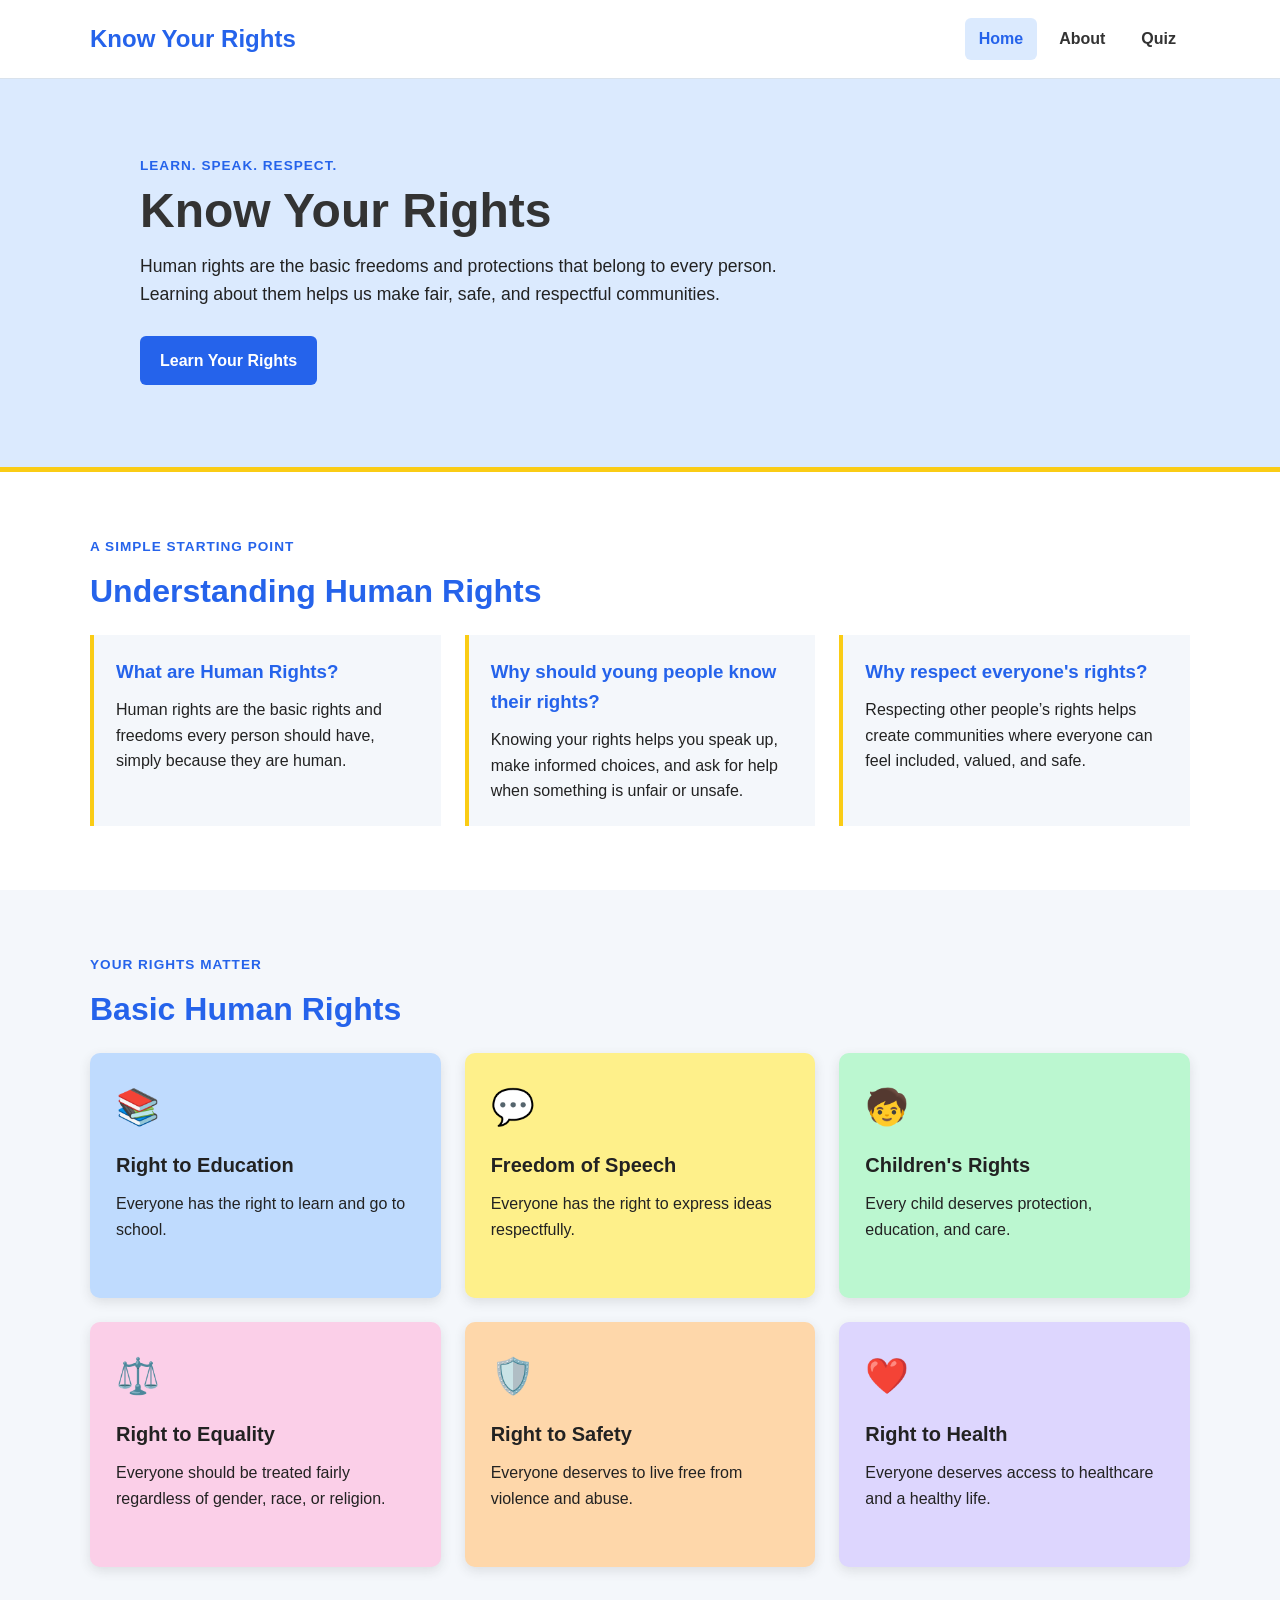
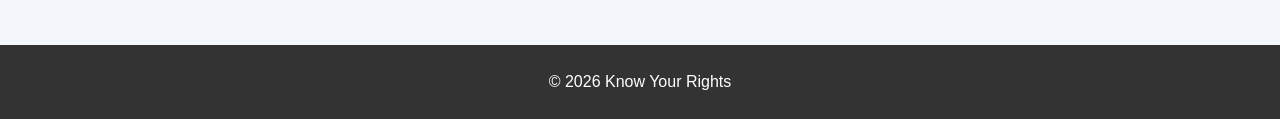
<file: index.html>
<!DOCTYPE html>
<html lang="en">
<head>
	<!-- Basic information about the webpage -->
	<meta charset="UTF-8">
	<meta name="viewport" content="width=device-width, initial-scale=1.0">
	<title>Know Your Rights</title>
	<link rel="stylesheet" href="css/style.css">
</head>
<body>
	<!-- Header contains the website name and main navigation -->
	<header class="site-header">
		<div class="page-width header-content">
			<h1 class="site-title">Know Your Rights</h1>

			<!-- Simple navigation links between the two pages -->
			<nav class="main-nav" aria-label="Main navigation">
				<a class="nav-link active" href="index.html">Home</a>
				<a class="nav-link" href="about.html">About</a>
				<a class="nav-link" href="quiz.html">Quiz</a>
			</nav>
		</div>
	</header>

	<main>
		<!-- Hero section introduces the purpose of the website -->
		<section class="hero" aria-labelledby="hero-title">
			<div class="page-width hero-content">
				<p class="small-heading">Learn. Speak. Respect.</p>
				<h2 id="hero-title">Know Your Rights</h2>
				<p>
					Human rights are the basic freedoms and protections that belong to every person.
					Learning about them helps us make fair, safe, and respectful communities.
				</p>
				<a class="button" href="#rights">Learn Your Rights</a>
			</div>
		</section>

		<!-- Introduction explains why human rights are important -->
		<section class="intro page-width" aria-labelledby="intro-title">
			<p class="small-heading">A simple starting point</p>
			<h2 id="intro-title">Understanding Human Rights</h2>

			<div class="intro-grid">
				<article class="intro-item">
					<h3>What are Human Rights?</h3>
					<p>
						Human rights are the basic rights and freedoms every person should have,
						simply because they are human.
					</p>
				</article>

				<article class="intro-item">
					<h3>Why should young people know their rights?</h3>
					<p>
						Knowing your rights helps you speak up, make informed choices, and ask for
						help when something is unfair or unsafe.
					</p>
				</article>

				<article class="intro-item">
					<h3>Why respect everyone's rights?</h3>
					<p>
						Respecting other people’s rights helps create communities where everyone can
						feel included, valued, and safe.
					</p>
				</article>
			</div>
		</section>

		<!-- Rights dashboard displays the six basic rights cards -->
		<section id="rights" class="rights-section" aria-labelledby="rights-title">
			<div class="page-width">
				<p class="small-heading">Your rights matter</p>
				<h2 id="rights-title">Basic Human Rights</h2>

				<div class="rights-grid">
					<article class="right-card blue-card">
						<div class="card-icon" aria-hidden="true">📚</div>
						<h3>Right to Education</h3>
						<p>Everyone has the right to learn and go to school.</p>
					</article>

					<article class="right-card yellow-card">
						<div class="card-icon" aria-hidden="true">💬</div>
						<h3>Freedom of Speech</h3>
						<p>Everyone has the right to express ideas respectfully.</p>
					</article>

					<article class="right-card green-card">
						<div class="card-icon" aria-hidden="true">🧒</div>
						<h3>Children's Rights</h3>
						<p>Every child deserves protection, education, and care.</p>
					</article>

					<article class="right-card pink-card">
						<div class="card-icon" aria-hidden="true">⚖️</div>
						<h3>Right to Equality</h3>
						<p>Everyone should be treated fairly regardless of gender, race, or religion.</p>
					</article>

					<article class="right-card orange-card">
						<div class="card-icon" aria-hidden="true">🛡️</div>
						<h3>Right to Safety</h3>
						<p>Everyone deserves to live free from violence and abuse.</p>
					</article>

					<article class="right-card purple-card">
						<div class="card-icon" aria-hidden="true">❤️</div>
						<h3>Right to Health</h3>
						<p>Everyone deserves access to healthcare and a healthy life.</p>
					</article>
				</div>
			</div>
		</section>

		
	</main>

	<!-- Footer closes the page with the copyright notice -->
	<footer class="site-footer">
		<div class="page-width">
			<p>&copy; 2026 Know Your Rights</p>
		</div>
	</footer>
	
</body>
</html>
</file>
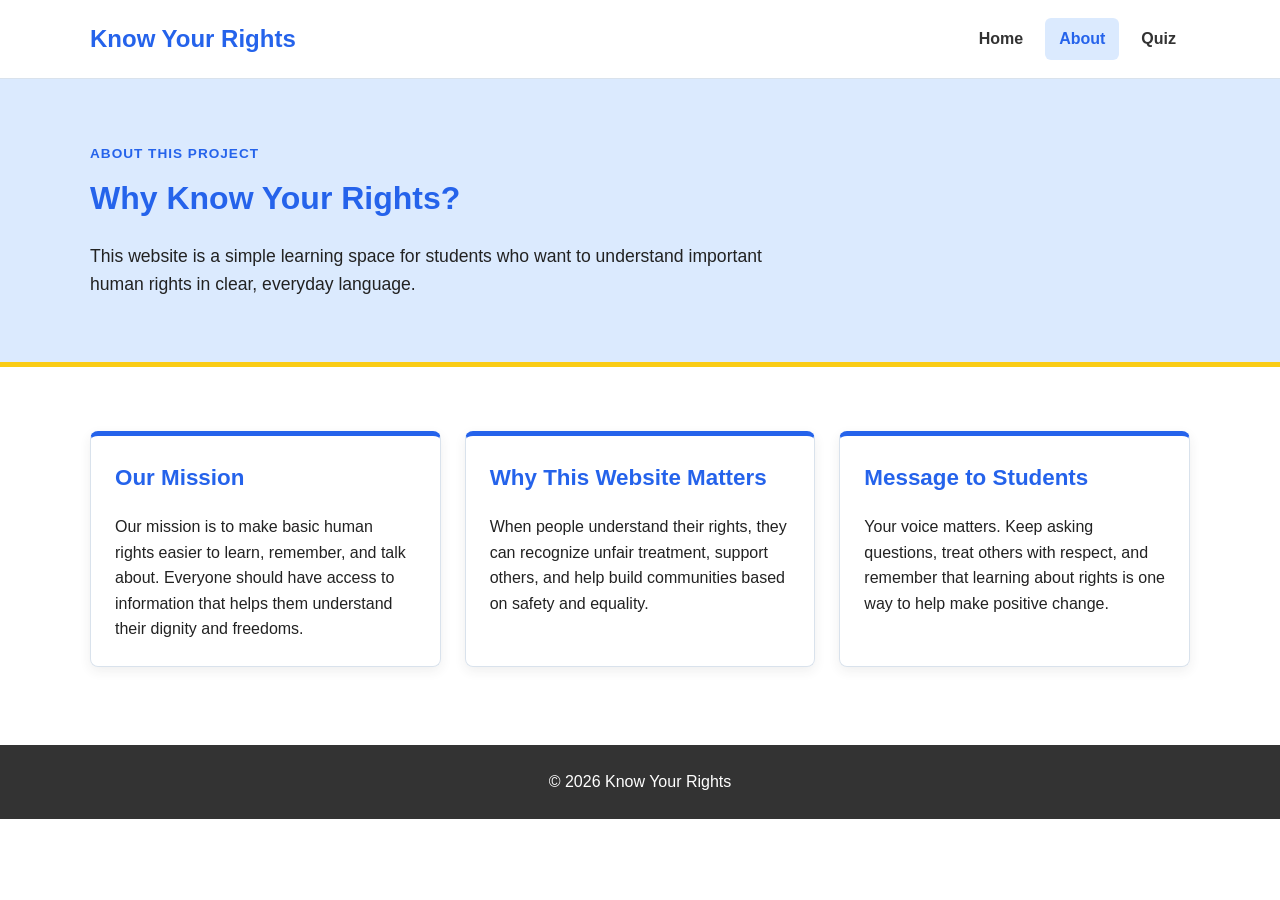
<file: about.html>
<!DOCTYPE html>
<html lang="en">
<head>
	<!-- Basic information about the webpage -->
	<meta charset="UTF-8">
	<meta name="viewport" content="width=device-width, initial-scale=1.0">
	<title>About | Know Your Rights</title>
	<link rel="stylesheet" href="css/style.css">
</head>
<body>
	<!-- Header contains the website name and main navigation -->
	<header class="site-header">
		<div class="page-width header-content">
			<h1 class="site-title">Know Your Rights</h1>

			<!-- Navigation lets visitors return to the home page -->
			<nav class="main-nav" aria-label="Main navigation">
				<a class="nav-link" href="index.html">Home</a>
				<a class="nav-link active" href="about.html">About</a>
				<a class="nav-link" href="quiz.html">Quiz</a>
			</nav>
		</div>
	</header>

	<main>
		<!-- Page introduction explains what visitors will find here -->
		<section class="page-intro" aria-labelledby="about-title">
			<div class="page-width">
				<p class="small-heading">About this project</p>
				<h2 id="about-title">Why Know Your Rights?</h2>
				<p>
					This website is a simple learning space for students who want to understand
					important human rights in clear, everyday language.
				</p>
			</div>
		</section>

		<!-- These sections share one simple layout to make the page easy to read -->
		<section class="about-content page-width" aria-label="About Know Your Rights">
			<article class="about-item">
				<h2>Our Mission</h2>
				<p>
					Our mission is to make basic human rights easier to learn, remember, and talk
					about. Everyone should have access to information that helps them understand
					their dignity and freedoms.
				</p>
			</article>

			<article class="about-item">
				<h2>Why This Website Matters</h2>
				<p>
					When people understand their rights, they can recognize unfair treatment,
					support others, and help build communities based on safety and equality.
				</p>
			</article>

			<article class="about-item">
				<h2>Message to Students</h2>
				<p>
					Your voice matters. Keep asking questions, treat others with respect, and
					remember that learning about rights is one way to help make positive change.
				</p>
			</article>
		</section>
	</main>

	<!-- Footer closes the page with the copyright notice -->
	<footer class="site-footer">
		<div class="page-width">
			<p>&copy; 2026 Know Your Rights</p>
		</div>
	</footer>
</body>
</html>
</file>
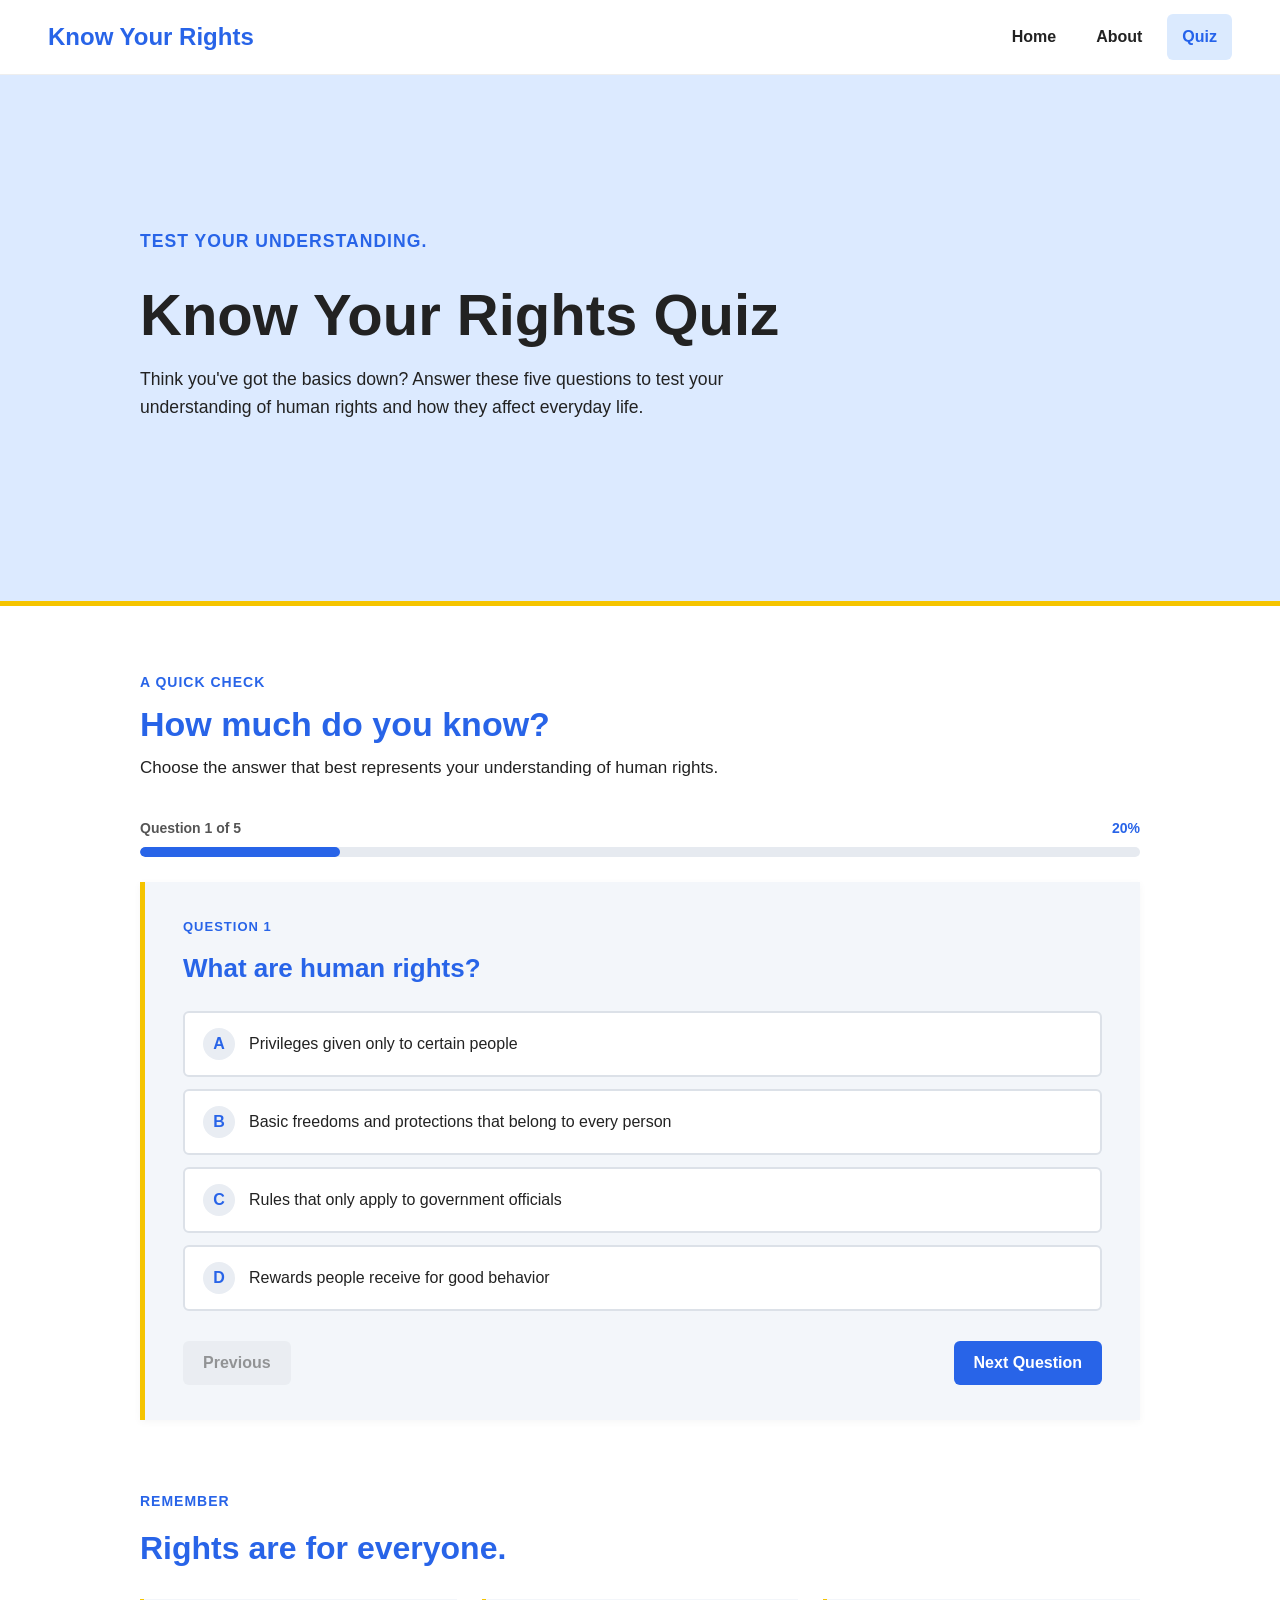
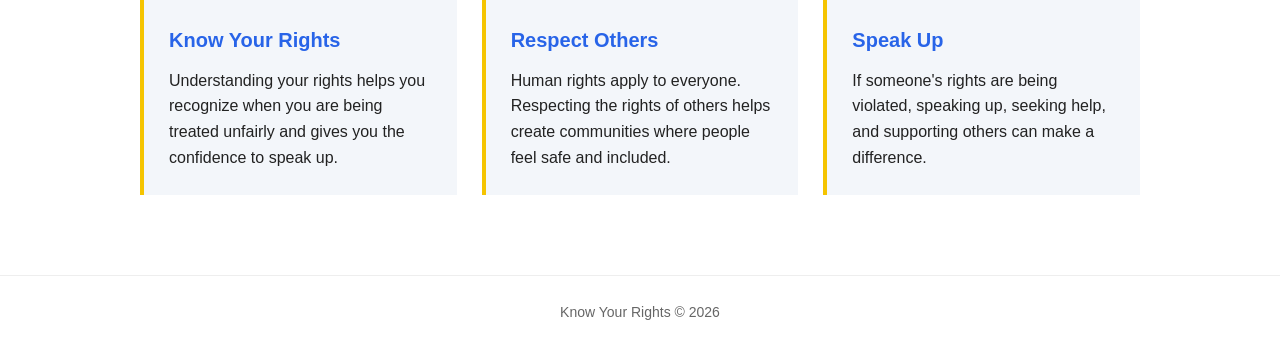
<file: quiz.html>
<!DOCTYPE html>
<html lang="en">
<head>
    <meta charset="UTF-8">
    <meta name="viewport" content="width=device-width, initial-scale=1.0">

    <title>Know Your Rights - Quiz</title>

    <link rel="stylesheet" href="css/style.css">
</head>

<body>

    <!-- Navigation -->


    <header class="navbar">
        <div class="logo">
            Know Your Rights
        </div>

        <nav class="main-nav" aria-label="Main navigation">
            <a class="nav-link" href="index.html">Home</a>
            <a class="nav-link" href="about.html">About</a>
            <a class="nav-link active" href="quiz.html">Quiz</a>
        </nav>
    </header>


    <!-- Quiz Introduction -->


    <section class="quiz-hero">

        <div class="hero-content">

            <p class="eyebrow">TEST YOUR UNDERSTANDING.</p>

            <h1>Know Your Rights Quiz</h1>

            <p class="hero-description">
                Think you've got the basics down? Answer these five questions
                to test your understanding of human rights and how they affect
                everyday life.
            </p>

        </div>

    </section>


    <!-- Quiz Section -->


    <main class="quiz-section">

        <div class="quiz-wrapper">

            <!-- Section Heading -->


            <div class="section-heading">
                <p class="eyebrow">A QUICK CHECK</p>

                <h2>
                    How much do you know?
                </h2>

                <p>
                    Choose the answer that best represents your understanding
                    of human rights.
                </p>
            </div>


            <!-- Progress -->


            <div class="progress-area">

                <div class="progress-text">
                    <span id="question-number">Question 1 of 5</span>
                    <span id="progress-percent">20%</span>
                </div>

                <div class="progress-bar">
                    <div id="progress-fill"></div>
                </div>

            </div>


            <!-- Quiz Card -->


            <div class="quiz-card" id="quiz-card">

                <div class="question-label">
                    QUESTION <span id="current-question">1</span>
                </div>

                <h3 id="question">
                    What are human rights?
                </h3>


                <div class="answers" id="answers">

                    <!-- INSERT ANSWERS HERE VIA JAVASCRIPT -->

                </div>


                <div class="quiz-buttons">

                    <button
                        type="button"
                        class="secondary-button"
                        id="previous-button"
                        disabled>
                        Previous
                    </button>

                    <button
                        type="button"
                        class="primary-button"
                        id="next-button">
                        Next Question
                    </button>

                </div>

            </div>


            <!-- Result Card -->


            <div class="result-card" id="result-card">

                <p class="eyebrow">QUIZ COMPLETE</p>

                <h2 id="result-title">
                    Great job!
                </h2>

                <div class="score">
                    <span id="score">0</span>
                    <span class="score-total">/ 5</span>
                </div>

                <p id="result-message">
                    Your result will appear here.
                </p>

                <button
                    type="button"
                    class="primary-button"
                    id="restart-button">
                    Take the Quiz Again
                </button>

            </div>


            <!-- Bottom Information Cards -->


            <section class="info-section">

                <p class="eyebrow">REMEMBER</p>

                <h2>
                    Rights are for everyone.
                </h2>

                <div class="info-cards">

                    <div class="info-card">

                        <h3>
                            Know Your Rights
                        </h3>

                        <p>
                            Understanding your rights helps you recognize
                            when you are being treated unfairly and gives
                            you the confidence to speak up.
                        </p>

                    </div>


                    <div class="info-card">

                        <h3>
                            Respect Others
                        </h3>

                        <p>
                            Human rights apply to everyone. Respecting the
                            rights of others helps create communities where
                            people feel safe and included.
                        </p>

                    </div>


                    <div class="info-card">

                        <h3>
                            Speak Up
                        </h3>

                        <p>
                            If someone's rights are being violated, speaking
                            up, seeking help, and supporting others can make
                            a difference.
                        </p>

                    </div>

                </div>

            </section>

        </div>

    </main>


    <!-- Footer -->


    <footer class="footer">

        <p>
            Know Your Rights &copy; 2026
        </p>

    </footer>


    <script src="js/quiz.js"></script>

</body>
</html>
</file>
<file: css/style.css>
/* ====================
   General Styles
   ==================== */

/* These variables keep the main colors easy to find and change. */
:root {
	--blue: #2563eb;
	--light-blue: #dbeafe;
	--yellow: #facc15;
	--white: #ffffff;
	--dark-gray: #333333;
	--soft-gray: #f4f7fb;
	--border-gray: #d9e2ec;
}

/* Make sizing easier to understand by including padding in element widths. */
* {
	box-sizing: border-box;
}

html {
	scroll-behavior: smooth;
}

body {
	margin: 0;
	color: var(--dark-gray);
	background-color: var(--white);
	font-family: Arial, sans-serif;
	line-height: 1.6;
}

/* This shared class keeps content from becoming too wide on large screens. */
.page-width {
	width: min(90%, 1100px);
	margin: 0 auto;
}

h1,
h2,
h3,
p {
	margin-top: 0;
}

h2 {
	margin-bottom: 18px;
	color: var(--blue);
	font-size: 2rem;
}

h3 {
	margin-bottom: 10px;
}

a {
	color: inherit;
}

/* A small label is used to introduce the main heading in each section. */
.small-heading {
	margin-bottom: 8px;
	color: var(--blue);
	font-size: 0.85rem;
	font-weight: bold;
	letter-spacing: 1px;
	text-transform: uppercase;
}

/* ====================
   Header
   ==================== */

.site-header {
	background-color: var(--white);
	border-bottom: 1px solid var(--border-gray);
}

.header-content {
	display: flex;
	align-items: center;
	justify-content: space-between;
	gap: 20px;
	min-height: 78px;
}

.site-title {
	margin: 0;
	color: var(--blue);
	font-size: 1.5rem;
}

/* ====================
   Navigation
   ==================== */

.main-nav {
	display: flex;
	gap: 8px;
}

.nav-link {
	padding: 8px 14px;
	border-radius: 6px;
	color: var(--dark-gray);
	font-weight: bold;
	text-decoration: none;
}

.nav-link:hover,
.nav-link:focus,
.nav-link.active {
	background-color: var(--light-blue);
	color: var(--blue);
}

/* ====================
   Hero Section
   ==================== */

/* A colored background is used here so the page works even without images/hero.jpg. */
.hero {
	background-color: var(--light-blue);
	border-bottom: 5px solid var(--yellow);
}

.hero-content {
	padding: 76px 0 82px;
}

.hero h2 {
	margin-bottom: 14px;
	color: var(--dark-gray);
	font-size: 3rem;
	line-height: 1.1;
}

.hero-content > p:not(.small-heading) {
	max-width: 650px;
	margin-bottom: 28px;
	font-size: 1.1rem;
}

/* The button is a normal link, so JavaScript is not needed. */
.button {
	display: inline-block;
	padding: 12px 20px;
	border-radius: 6px;
	background-color: var(--blue);
	color: var(--white);
	font-weight: bold;
	text-decoration: none;
}

.button:hover,
.button:focus {
	background-color: #1e40af;
}

/* ====================
   Introduction Section
   ==================== */

.intro {
	padding-top: 64px;
	padding-bottom: 64px;
}

.intro-grid {
	display: grid;
	grid-template-columns: repeat(3, 1fr);
	gap: 24px;
}

.intro-item {
	padding: 22px;
	border-left: 4px solid var(--yellow);
	background-color: var(--soft-gray);
}

.intro-item h3 {
	color: var(--blue);
}

.intro-item p,
.about-item p {
	margin-bottom: 0;
}

/* ====================
   Cards
   ==================== */

.rights-section {
	padding: 64px 0 78px;
	background-color: var(--soft-gray);
}

.rights-grid {
	display: grid;
	grid-template-columns: repeat(3, 1fr);
	gap: 24px;
}

.right-card {
	min-height: 245px;
	padding: 26px;
	border-radius: 10px;
	box-shadow: 0 4px 12px rgba(51, 51, 51, 0.12);
	transition: transform 0.2s ease, box-shadow 0.2s ease;
}

.right-card:hover {
	transform: translateY(-5px);
	box-shadow: 0 8px 18px rgba(51, 51, 51, 0.18);
}

.right-card h3 {
	font-size: 1.25rem;
}

.right-card p {
	margin-bottom: 0;
}

.card-icon {
	margin-bottom: 14px;
	font-size: 2.2rem;
}

/* Each card has a different light color so the dashboard is easy to scan. */
.blue-card {
	background-color: #bfdbfe;
}

.yellow-card {
	background-color: #fef08a;
}

.green-card {
	background-color: #bbf7d0;
}

.pink-card {
	background-color: #fbcfe8;
}

.orange-card {
	background-color: #fed7aa;
}

.purple-card {
	background-color: #ddd6fe;
}

/* ====================
   About Page
   ==================== */

.page-intro {
	padding: 64px 0;
	background-color: var(--light-blue);
	border-bottom: 5px solid var(--yellow);
}

.page-intro p:last-child {
	max-width: 700px;
	margin-bottom: 0;
	font-size: 1.1rem;
}

.about-content {
	display: grid;
	grid-template-columns: repeat(3, 1fr);
	gap: 24px;
	padding-top: 64px;
	padding-bottom: 78px;
}

.about-item {
	padding: 24px;
	border: 1px solid var(--border-gray);
	border-top: 5px solid var(--blue);
	border-radius: 8px;
	box-shadow: 0 4px 12px rgba(51, 51, 51, 0.08);
}

.about-item h2 {
	font-size: 1.4rem;
}

/* ====================
   Footer
   ==================== */

.site-footer {
	padding: 24px 0;
	background-color: var(--dark-gray);
	color: var(--white);
	text-align: center;
}

.site-footer p {
	margin-bottom: 0;
}

/* ====================
   Responsive Design
   ==================== */

/* On medium screens, use two columns so the cards remain comfortable to read. */
@media (max-width: 800px) {
	.intro-grid,
	.rights-grid,
	.about-content {
		grid-template-columns: repeat(2, 1fr);
	}
}

/* On small screens, stack navigation, text, and cards for easy scrolling. */
@media (max-width: 560px) {
	.header-content {
		align-items: flex-start;
		flex-direction: column;
		padding-top: 18px;
		padding-bottom: 18px;
	}

	.hero-content {
		padding-top: 54px;
		padding-bottom: 60px;
	}

	.hero h2 {
		font-size: 2.3rem;
	}

	.intro-grid,
	.rights-grid,
	.about-content {
		grid-template-columns: 1fr;
	}

	.intro,
	.rights-section,
	.page-intro {
		padding-top: 48px;
		padding-bottom: 56px;
	}
}



/* QUIZ PAGE CSS */


/* GENERAL */

* {
    box-sizing: border-box;
    margin: 0;
    padding: 0;
}

body {
    font-family: Arial, Helvetica, sans-serif;
    color: #222;
    background-color: #ffffff;
    line-height: 1.6;
}

button,
a {
    font-family: inherit;
}

button {
    cursor: pointer;
}


/* NAVIGATION DESIGN */

.navbar {
    height: 75px;
    background-color: #ffffff;

    display: flex;
    align-items: center;
    justify-content: space-between;

    padding: 0 48px;

    border-bottom: 1px solid #eeeeee;
}

.logo {
    color: #2864e8;
    font-size: 24px;
    font-weight: 700;
}

.navbar nav {
    display: flex;
    align-items: center;
    gap: 10px;
}

.navbar nav a {
    color: #222;
    text-decoration: none;

    font-size: 16px;
    font-weight: 600;

    padding: 10px 15px;
    border-radius: 6px;

    transition: 0.2s ease;
}

.navbar nav a:hover {
    color: #2864e8;
    background-color: #e8f0ff;
}


/* QUIZ HERO CONTENT */

.quiz-hero {
    background-color: #dceaff;

    border-bottom: 5px solid #f5c400;

    padding: 76px 48px 70px;
}

.hero-content {
    max-width: 1000px;
    margin: 0 auto;
}

.eyebrow {
    color: #2864e8;

    font-size: 14px;
    font-weight: 700;

    letter-spacing: 1px;

    margin-bottom: 10px;
}

.quiz-hero h1 {
    color: #222;

    font-size: clamp(42px, 6vw, 58px);
    line-height: 1.1;

    margin-bottom: 18px;
}

.hero-description {
    max-width: 800px;

    font-size: 18px;
    line-height: 1.6;
}


/* MAIN QUIZ SECTION WRAPPER AND COLOR */

.quiz-section {
    padding: 65px 48px 80px;
    background-color: #ffffff;
}

.quiz-wrapper {
    max-width: 1000px;
    margin: 0 auto;
}


/* SECTION HEADING */

.section-heading {
    margin-bottom: 35px;
}

.section-heading h2 {
    color: #2864e8;

    font-size: 34px;
    line-height: 1.2;

    margin-bottom: 10px;
}

.section-heading p:last-child {
    max-width: 700px;
    font-size: 17px;
}


/* PROGRESS BAR DESIGN */

.progress-area {
    margin-bottom: 25px;
}

.progress-text {
    display: flex;
    justify-content: space-between;
    align-items: center;

    color: #555;

    font-size: 14px;
    font-weight: 700;

    margin-bottom: 8px;
}

#progress-percent {
    color: #2864e8;
}

.progress-bar {
    width: 100%;
    height: 10px;

    background-color: #e6eaf0;

    border-radius: 20px;

    overflow: hidden;
}

#progress-fill {
    width: 20%;
    height: 100%;

    background-color: #2864e8;

    border-radius: 20px;

    transition: width 0.3s ease;
}


/* QUIZ CARD DESIGNF */

.quiz-card {
    background-color: #f3f6fa;

    border-left: 5px solid #f5c400;

    padding: 35px 38px;

    min-height: 400px;

    box-shadow: 0 2px 8px rgba(0, 0, 0, 0.04);

    transition: opacity 0.2s ease;
}

.question-label {
    color: #2864e8;

    font-size: 13px;
    font-weight: 700;

    letter-spacing: 1px;

    margin-bottom: 12px;
}

.quiz-card h3 {
    color: #2864e8;

    font-size: 26px;
    line-height: 1.4;

    margin-bottom: 25px;

    max-width: 850px;
}


/* ANSWER CHOICES DESIGN */

.answers {
    display: flex;
    flex-direction: column;
    gap: 12px;

    margin-bottom: 30px;
}

.answer-option {
    position: relative;

    display: flex;
    align-items: center;

    width: 100%;

    background-color: #ffffff;

    border: 2px solid #dce1e8;

    border-radius: 6px;

    padding: 15px 18px;

    text-align: left;

    font-size: 16px;
    color: #222;

    transition:
        border-color 0.2s ease,
        background-color 0.2s ease,
        transform 0.2s ease;
}

.answer-option:hover {
    border-color: #2864e8;
    background-color: #f7faff;

    transform: translateX(2px);
}

.answer-option.selected {
    border-color: #2864e8;
    background-color: #e5efff;
}

.answer-letter {
    display: flex;
    align-items: center;
    justify-content: center;

    width: 32px;
    height: 32px;

    flex-shrink: 0;

    margin-right: 14px;

    border-radius: 50%;

    background-color: #e9edf3;

    color: #2864e8;

    font-weight: 700;
}

.answer-option.selected .answer-letter {
    background-color: #2864e8;
    color: #ffffff;
}

.answer-text {
    flex: 1;
}


/* QUIZ BUTTONS DESIGN */

.quiz-buttons {
    display: flex;
    justify-content: space-between;
    align-items: center;

    gap: 15px;

    margin-top: 10px;
}

.primary-button,
.secondary-button {
    border: none;

    padding: 13px 20px;

    border-radius: 6px;

    font-size: 16px;
    font-weight: 700;

    transition:
        background-color 0.2s ease,
        transform 0.2s ease;
}

.primary-button {
    background-color: #2864e8;
    color: #ffffff;
}

.primary-button:hover {
    background-color: #1f55ca;
    transform: translateY(-1px);
}

.secondary-button {
    background-color: #e2e6eb;
    color: #333;
}

.secondary-button:hover:not(:disabled) {
    background-color: #d4d9df;
}

.secondary-button:disabled {
    opacity: 0.5;
    cursor: not-allowed;
}


/* RESULT CARD DESIGN */

.result-card {
    display: none;

    background-color: #f3f6fa;

    border-left: 5px solid #f5c400;

    padding: 45px 40px;

    text-align: center;

    box-shadow: 0 2px 8px rgba(0, 0, 0, 0.04);
}

.result-card.show {
    display: block;
}

.result-card h2 {
    color: #2864e8;

    font-size: 34px;

    margin-bottom: 10px;
}

.score {
    color: #2864e8;

    font-size: 60px;
    font-weight: 700;

    line-height: 1;

    margin: 20px 0;
}

.score-total {
    font-size: 30px;
    color: #777;
}

#result-message {
    max-width: 650px;

    margin: 0 auto 25px;

    font-size: 17px;
}


/* INFO CARDS DESIGNS */

.info-section {
    margin-top: 70px;
}

.info-section h2 {
    color: #2864e8;

    font-size: 32px;

    margin-bottom: 25px;
}

.info-cards {
    display: grid;

    grid-template-columns: repeat(3, 1fr);

    gap: 25px;
}

.info-card {
    background-color: #f3f6fa;

    border-left: 4px solid #f5c400;

    padding: 25px;

    min-height: 190px;
}

.info-card h3 {
    color: #2864e8;

    font-size: 20px;

    margin-bottom: 12px;
}

.info-card p {
    font-size: 16px;
}


/* FOOTER STYLE */

.footer {
    background-color: #ffffff;

    border-top: 1px solid #eeeeee;

    padding: 25px 48px;

    text-align: center;

    color: #666;

    font-size: 14px;
}


/* RESPONSIVE UI FOR MOBILE */

@media (max-width: 800px) {

    .navbar {
        padding: 0 25px;
    }

    .quiz-hero {
        padding: 55px 30px;
    }

    .quiz-section {
        padding: 50px 30px 65px;
    }

    .quiz-card {
        padding: 30px;
    }

    .info-cards {
        grid-template-columns: 1fr;
    }

}


@media (max-width: 550px) {

    .navbar {
        height: auto;

        padding: 18px 20px;

        flex-direction: column;

        gap: 10px;
    }

    .quiz-hero {
        padding: 45px 20px;
    }

    .quiz-hero h1 {
        font-size: 40px;
    }

    .hero-description {
        font-size: 16px;
    }

    .quiz-section {
        padding: 40px 20px 55px;
    }

    .quiz-card {
        padding: 25px 20px;
    }

    .quiz-card h3 {
        font-size: 22px;
    }

    .quiz-buttons {
        flex-direction: column-reverse;
        align-items: stretch;
    }

    .primary-button,
    .secondary-button {
        width: 100%;
    }

    .info-section {
        margin-top: 50px;
    }

}
</file>
